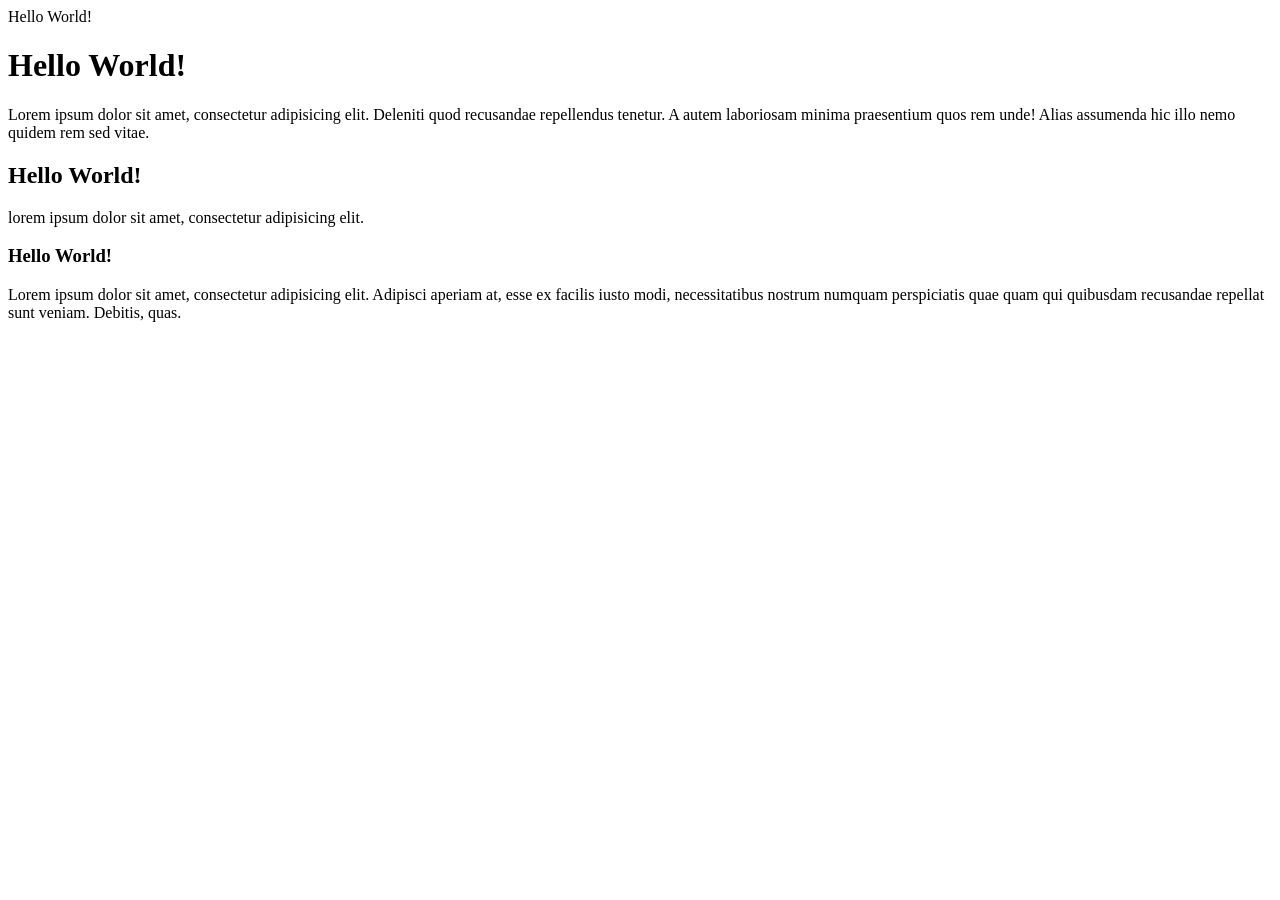
<file: lessons number 1/index.html>
<!DOCTYPE html>
<html lang="en">
<head>
    <meta charset="UTF-8">
    <title>Lessons number 1</title>
</head>
<body>
Hello World!

<h1>Hello World!</h1>
<p>
    Lorem ipsum dolor sit amet, consectetur adipisicing elit.
    Deleniti quod recusandae repellendus tenetur.
    A autem laboriosam minima praesentium quos rem unde!
    Alias assumenda hic illo nemo quidem rem sed vitae.
</p>

<h2>Hello World!</h2>
<p>
    lorem ipsum dolor sit amet, consectetur adipisicing elit.
</p>

<h3>Hello World!</h3>
<p>
    Lorem ipsum dolor sit amet, consectetur adipisicing elit.
    Adipisci aperiam at, esse ex facilis iusto modi, necessitatibus nostrum
    numquam perspiciatis quae quam qui quibusdam recusandae repellat sunt veniam.
    Debitis, quas.
</p>
</body>
</html>
</file>
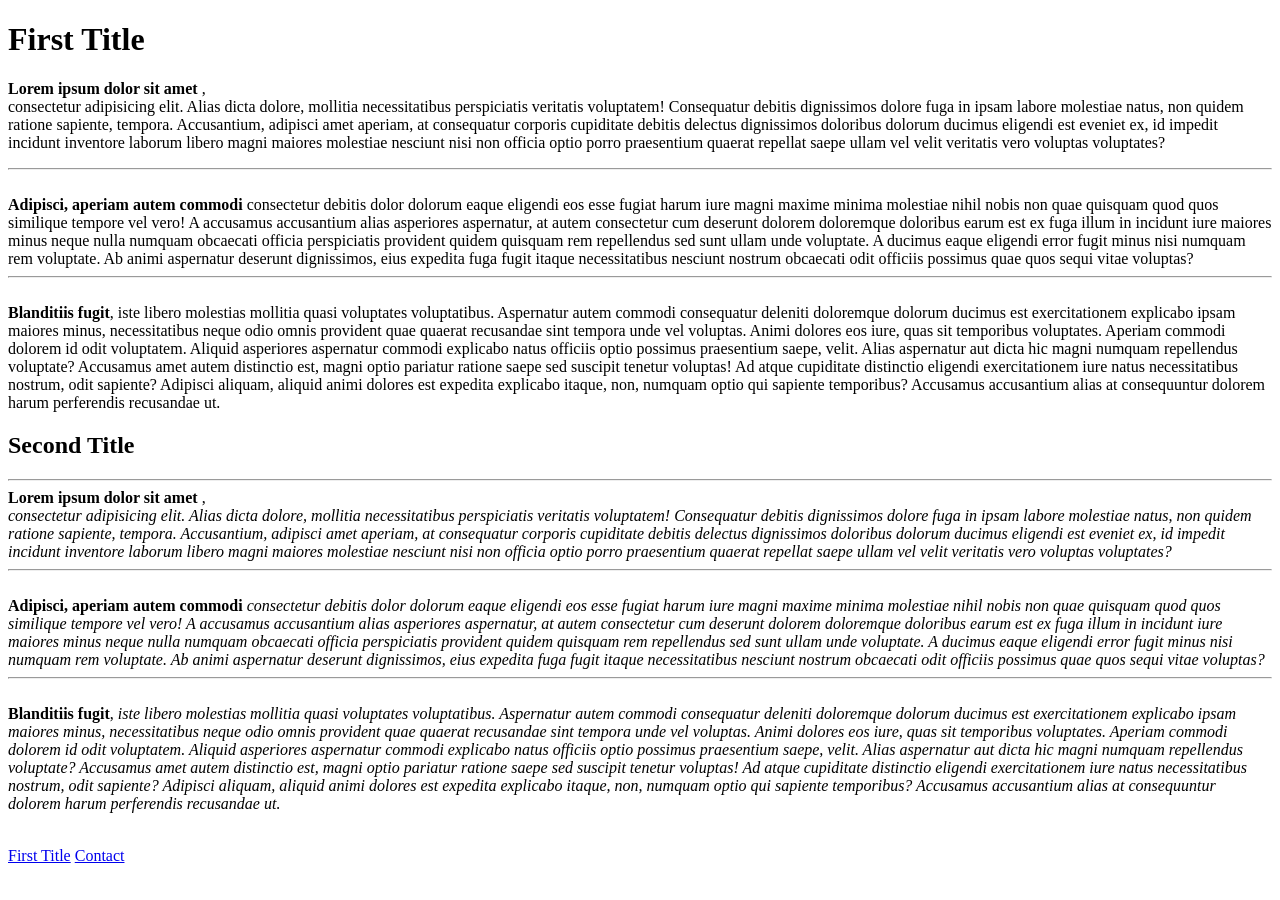
<file: lessons number 2/index.html>
<!DOCTYPE html>
<html lang="en">
<head>
    <meta charset="UTF-8">
    <title>Title</title>
</head>
<body>
<h1 id="first_title">
    First Title
</h1>
<p>
  <strong> Lorem ipsum dolor sit amet </strong>,
    <br> consectetur adipisicing elit. Alias dicta dolore, mollitia necessitatibus
    perspiciatis veritatis voluptatem! Consequatur debitis dignissimos dolore fuga in ipsam labore molestiae
    natus, non quidem ratione sapiente, tempora. Accusantium, adipisci amet aperiam, at consequatur corporis
    cupiditate debitis delectus dignissimos doloribus dolorum ducimus eligendi est eveniet ex, id impedit
    incidunt inventore laborum libero magni maiores molestiae nesciunt nisi non officia optio porro
    praesentium quaerat repellat saepe ullam vel velit veritatis vero voluptas voluptates?
<hr> <br> <strong>Adipisci, aperiam autem commodi </strong>
    consectetur debitis dolor dolorum eaque eligendi eos esse fugiat harum iure
    magni maxime minima molestiae nihil nobis non quae quisquam quod quos similique tempore vel vero! A
    accusamus accusantium alias asperiores aspernatur, at autem consectetur cum deserunt dolorem doloremque
    doloribus earum est ex fuga illum in incidunt iure maiores minus neque nulla numquam obcaecati officia
    perspiciatis provident quidem quisquam rem repellendus sed sunt ullam unde voluptate. A ducimus eaque
    eligendi error fugit minus nisi numquam rem voluptate. Ab animi aspernatur deserunt dignissimos, eius
    expedita fuga fugit itaque necessitatibus nesciunt nostrum obcaecati odit officiis possimus quae quos
    sequi vitae voluptas?
<hr> <br> <strong>Blanditiis fugit</strong>, iste libero molestias mollitia quasi voluptates voluptatibus.
    Aspernatur autem commodi consequatur deleniti doloremque dolorum ducimus est exercitationem explicabo
    ipsam maiores minus, necessitatibus neque odio omnis provident quae quaerat recusandae sint tempora unde
    vel voluptas. Animi dolores eos iure, quas sit temporibus voluptates. Aperiam commodi dolorem
    id odit voluptatem. Aliquid asperiores aspernatur commodi explicabo natus officiis optio possimus
    praesentium saepe, velit. Alias aspernatur aut dicta hic magni numquam repellendus voluptate? Accusamus
    amet autem distinctio est, magni optio pariatur ratione saepe sed suscipit tenetur voluptas! Ad
    atque cupiditate distinctio eligendi exercitationem iure natus necessitatibus nostrum, odit sapiente?
    Adipisci aliquam, aliquid animi dolores est expedita explicabo itaque, non, numquam optio qui sapiente
    temporibus? Accusamus accusantium alias at consequuntur dolorem harum perferendis recusandae ut.
</p>
<h2>
    Second Title
</h2>
<p>
<hr>  <strong> Lorem ipsum dolor sit amet </strong>,
<br>
<em>
    consectetur adipisicing elit. Alias dicta dolore, mollitia necessitatibus
    perspiciatis veritatis voluptatem! Consequatur debitis dignissimos dolore fuga in ipsam labore molestiae
    natus, non quidem ratione sapiente, tempora. Accusantium, adipisci amet aperiam, at consequatur corporis
    cupiditate debitis delectus dignissimos doloribus dolorum ducimus eligendi est eveniet ex, id impedit
    incidunt inventore laborum libero magni maiores molestiae nesciunt nisi non officia optio porro
    praesentium quaerat repellat saepe ullam vel velit veritatis vero voluptas voluptates?
</em>
<hr> <br> <strong>Adipisci, aperiam autem commodi </strong>
<em>
    consectetur debitis dolor dolorum eaque eligendi eos esse fugiat harum iure
    magni maxime minima molestiae nihil nobis non quae quisquam quod quos similique tempore vel vero! A
    accusamus accusantium alias asperiores aspernatur, at autem consectetur cum deserunt dolorem doloremque
    doloribus earum est ex fuga illum in incidunt iure maiores minus neque nulla numquam obcaecati officia
    perspiciatis provident quidem quisquam rem repellendus sed sunt ullam unde voluptate. A ducimus eaque
    eligendi error fugit minus nisi numquam rem voluptate. Ab animi aspernatur deserunt dignissimos, eius
    expedita fuga fugit itaque necessitatibus nesciunt nostrum obcaecati odit officiis possimus quae quos
    sequi vitae voluptas?
</em>
<hr> <br> <strong>Blanditiis fugit</strong>, <em>
    iste libero molestias mollitia quasi voluptates voluptatibus.
    Aspernatur autem commodi consequatur deleniti doloremque dolorum ducimus est exercitationem explicabo
    ipsam maiores minus, necessitatibus neque odio omnis provident quae quaerat recusandae sint tempora unde
    vel voluptas. Animi dolores eos iure, quas sit temporibus voluptates. Aperiam commodi dolorem
    id odit voluptatem. Aliquid asperiores aspernatur commodi explicabo natus officiis optio possimus
    praesentium saepe, velit. Alias aspernatur aut dicta hic magni numquam repellendus voluptate? Accusamus
    amet autem distinctio est, magni optio pariatur ratione saepe sed suscipit tenetur voluptas! Ad
    atque cupiditate distinctio eligendi exercitationem iure natus necessitatibus nostrum, odit sapiente?
    Adipisci aliquam, aliquid animi dolores est expedita explicabo itaque, non, numquam optio qui sapiente
    temporibus? Accusamus accusantium alias at consequuntur dolorem harum perferendis recusandae ut.
</em>
</p>
<br>
<a href="#first_title">First Title</a>
<a href="contact.html">Contact</a>
</body>
</html>
</file>
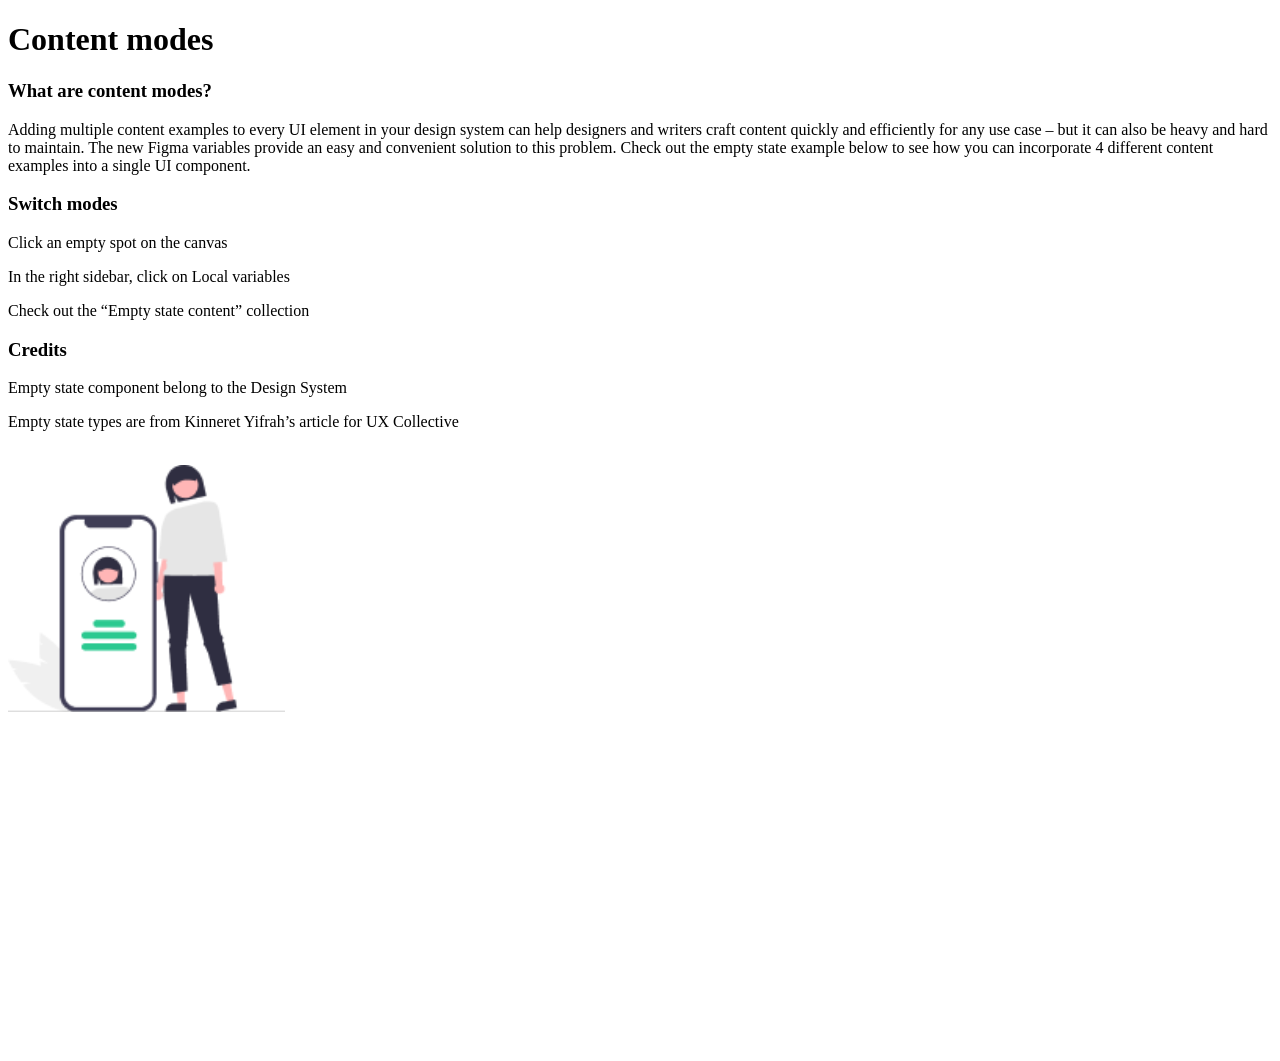
<file: lessons number 5/index.html>
<!DOCTYPE html>
<html lang="en">
<head>
    <meta charset="UTF-8">
    <title>lesson 4</title>
</head>
<body>
<main>
    <header>
        <h1>
            Content modes
        </h1>
    </header>
    <section>
        <article>
            <h3>
                What are content modes?
            </h3>
            <p>
                Adding multiple content examples to every UI element in your design system can help designers
                and writers craft content quickly and efficiently for any use case – but it can also be heavy and
                hard to maintain. The new Figma variables provide an easy and convenient solution to this problem.
                Check out the empty state example below to see how you can incorporate 4 different content examples
                into a single UI component.
            </p>
        </article>
        <article>
            <h3>
                Switch modes
            </h3>
            <p> Click an empty spot on the canvas</p>

            <p> In the right sidebar, click on Local variables</p>

            <p> Check out the “Empty state content” collection</p>
        </article>
        <article>
            <h3>
                Credits
            </h3>
            <p>Empty state component belong to the Design System</p>
            
            <p> Empty state types are from Kinneret Yifrah’s article for UX Collective</p>
        </article>
    </section>
    <br>
    <section>
        <img src="img/photo.svg" alt="photo">
    </section>
    <br>
    <footer>
        <iframe width="560" height="315"
                src="https://www.youtube.com/embed/gTKS8SAwUzE?si=1oP23m-7Y5r8gJ-j"
                title="YouTube video player"
                frameborder="0"
                allow="accelerometer; autoplay; clipboard-write; encrypted-media; gyroscope; picture-in-picture; web-share"
                referrerpolicy="strict-origin-when-cross-origin" allowfullscreen></iframe>
    </footer>
</main>
</body>
</html>
</file>
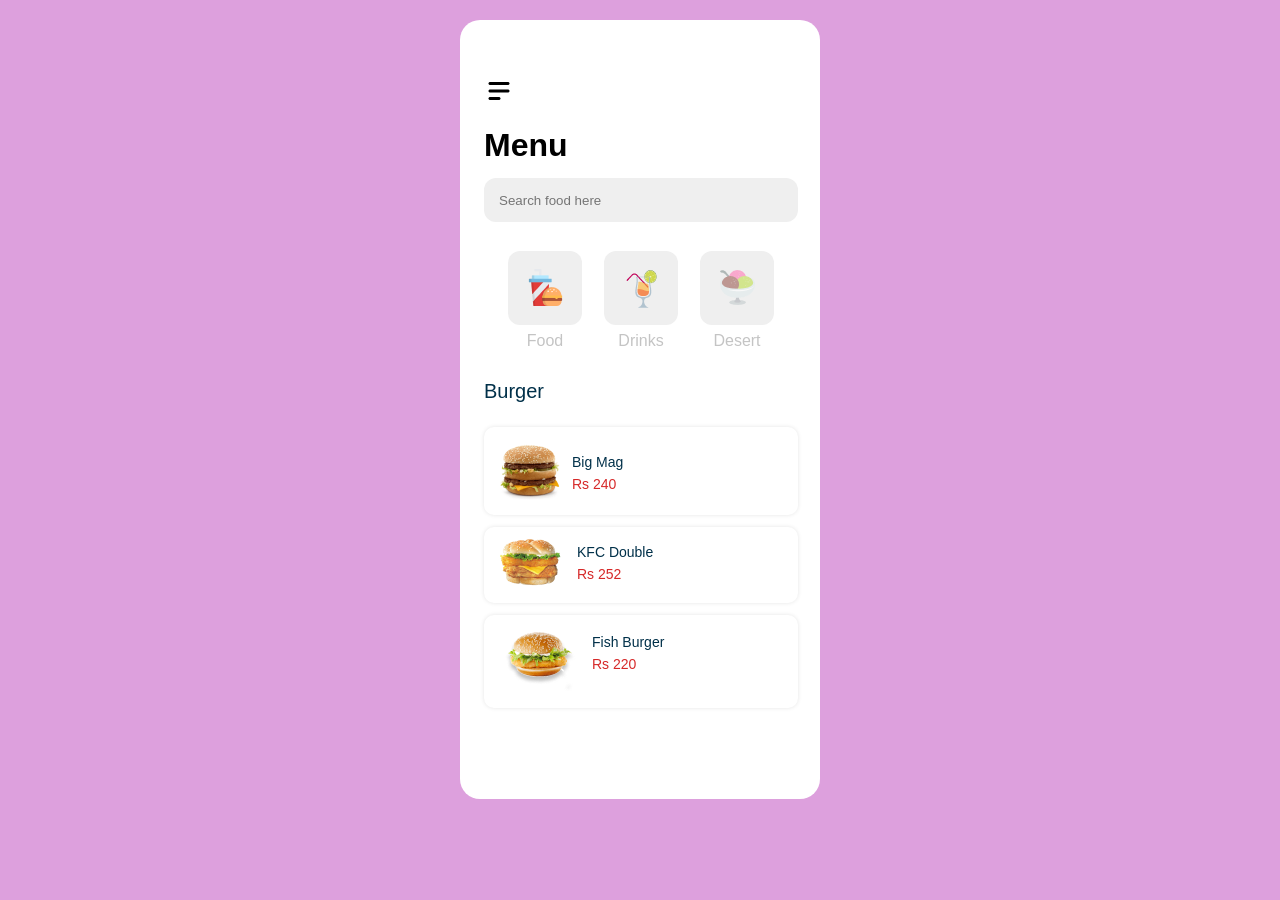
<file: lessons number 7 css/index.html>
<!DOCTYPE html>
<html lang="en">
<head>
    <meta charset="UTF-8">
    <title>Menu</title>
    <link rel="stylesheet" href="css/style.css">
</head>
<body>
<div class="container">
<button class="burger_menu">
    <img src="img/burger-menu.png" alt="nav menu">
</button>
<div class="title">
    <h2>
        Menu
    </h2>
</div>
    <from class="input-menu" action="">
        <input type="text" placeholder="Search food here">
    </from>                                                 <!--Як для мене я звик вкористовувати тільки div,
                                                            не знаю правильно чи ні так але поки робитиму так,
                                                            напишіть будьласка можна використовувати тільки div?--->
    <div class="menu_items">
        <div class="food menu-card">
            <div class="food_img menu-card_img">
                <img src="img/food.png" alt="food image">
            </div>
            <div class="food_title menu-card_title">
                <h2>Food</h2>
            </div>
        </div>
        <div class="drinks menu-card">
            <div class="drinks_img menu-card_img" >
                <img src="img/emojione_tropical-drink.png" alt="drink image">
            </div>
            <div class="drinks_title menu-card_title">
                <h2>Drinks</h2>
            </div>
        </div>
        <div class="desert menu-card">
            <div class="desert_img menu-card_img">
                <img src="img/desert.png" alt="desert image">
            </div>
            <div class="desert_title menu-card_title">
                <h2>Desert</h2>
            </div>
        </div>
    </div>
 <div class="menu">
     <div class="title_menu">
         <h2>Burger</h2>
     </div>
     <div class="food_list">

         <div class="big-mag food-cart">
             <div class="big-mag_img food-cart_img">
                 <img src="img/big-mag.png" alt="food">
             </div>

             <div class="big-mag_info food-cart_info">
                 <div class="big-mag_title food-cart_title">
                     <h1>Big Mag</h1>
                 </div>
                 <div class="big-mag_prise food-cart_prise">
                     <p>Rs 240</p>
                 </div>
             </div>
         </div>

         <div class="kfc-double food-cart">
             <div class="kfc-double_img food-cart_img">
                 <img src="img/kfc-double.png" alt="food">
             </div>

             <div class="kfc-double_info food-cart_info">
                 <div class="kfc-double_title food-cart_title">
                     <h1>KFC Double </h1>
                 </div>
                 <div class="kfc-double_prise food-cart_prise">
                     <p>Rs 252</p>
                 </div>
             </div>
         </div>

         <div class="fish-burger food-cart">
             <div class="fish-burger_img food-cart_img">
                 <img src="img/fish-burger.png" alt="food">
             </div>

             <div class="fish-burger_info food-cart_info">
                 <div class="fish-burger_title food-cart_title">
                     <h1>Fish Burger</h1>
                 </div>
                 <div class="fish-burger_prise food-cart_prise">
                     <p>Rs 220</p>
                 </div>
             </div>
         </div>
     </div>
 </div>
</div>
</body>
</html>
</file>
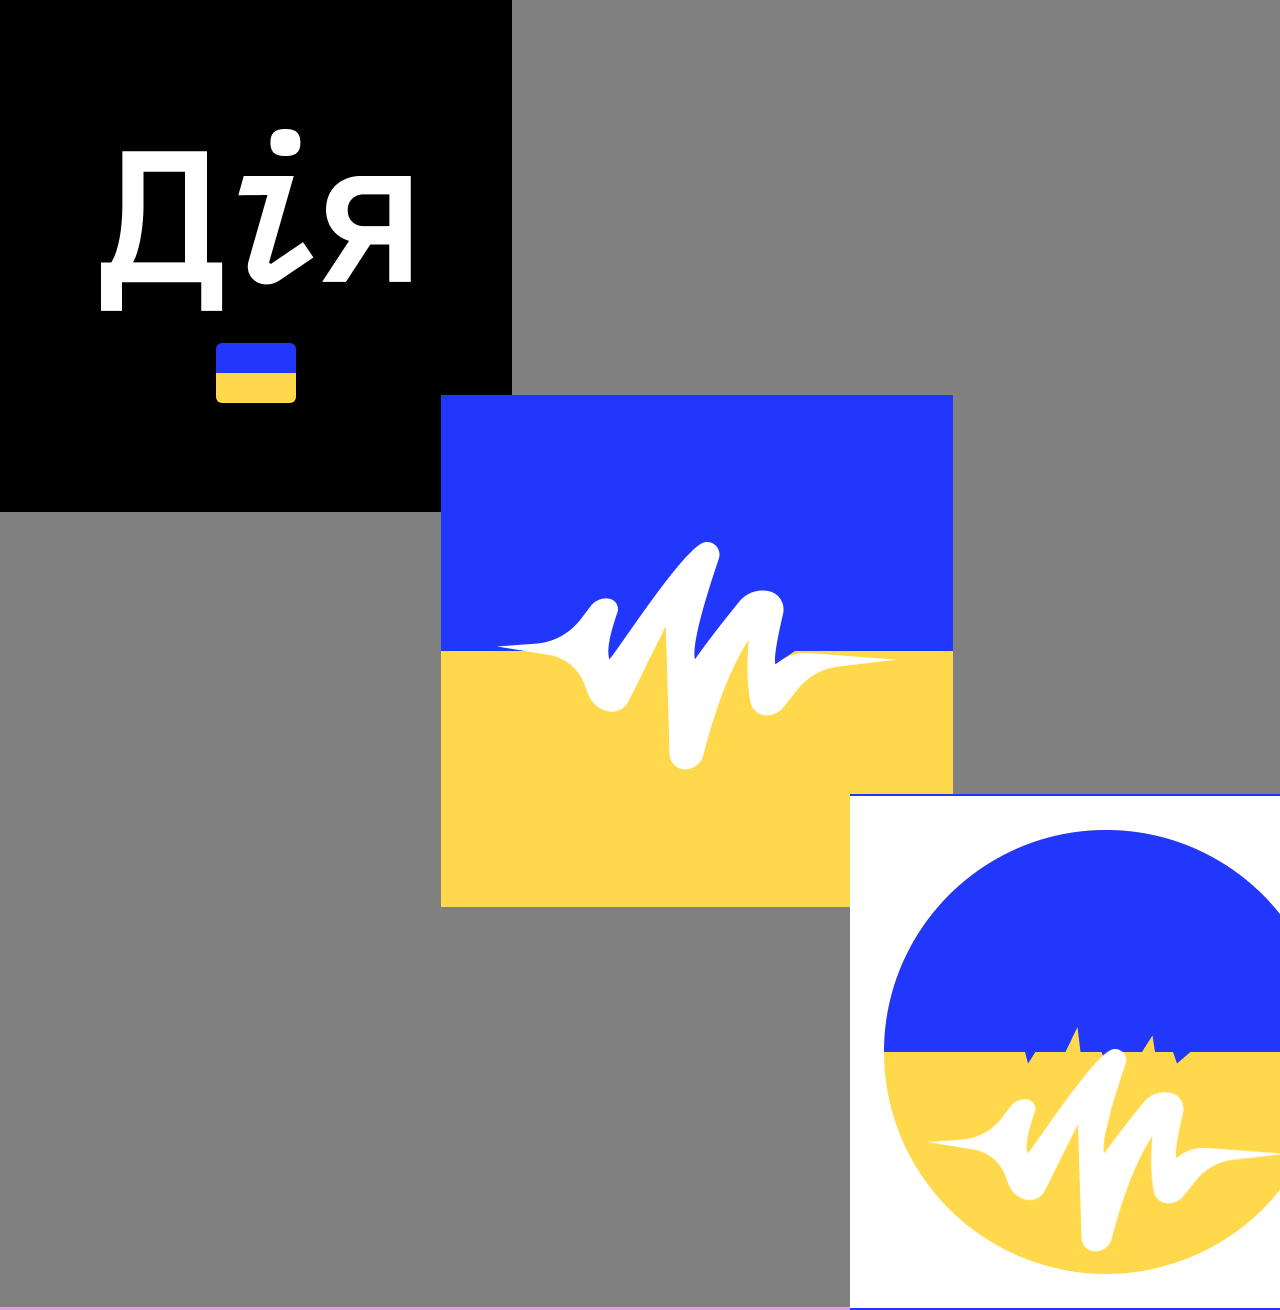
<file: lessons number 9/index.html>
<!DOCTYPE html>
<html lang="en">
<head>
    <meta charset="UTF-8">
    <title>Position</title>
    <link rel="stylesheet" href="css/style.css">
</head>
<body>
<div class="container">
    <div class="dia">
        <img src="img/dia.png" alt="Dia">
        <div class="flag">
            <div class="flag_blue"></div>
            <div class="flag_yellow"></div>
        </div>
    </div>

    <div class="Speechify-Square">
        <div class="Speechify-Square_blue">
            <img src="img/Blue.png" alt="">
        </div>
        <img class="glyph" src="img/Glyph.png" alt="">
    </div>

    <div class="Speechify-Circle">
        <div class="circle">
            <img src="img/Blue50%25.png" alt="">
            <img class="glyph_small"  src="img/Glyph.png" alt="" >
        </div>
    </div>
</div>
</body>
</html>
</file>
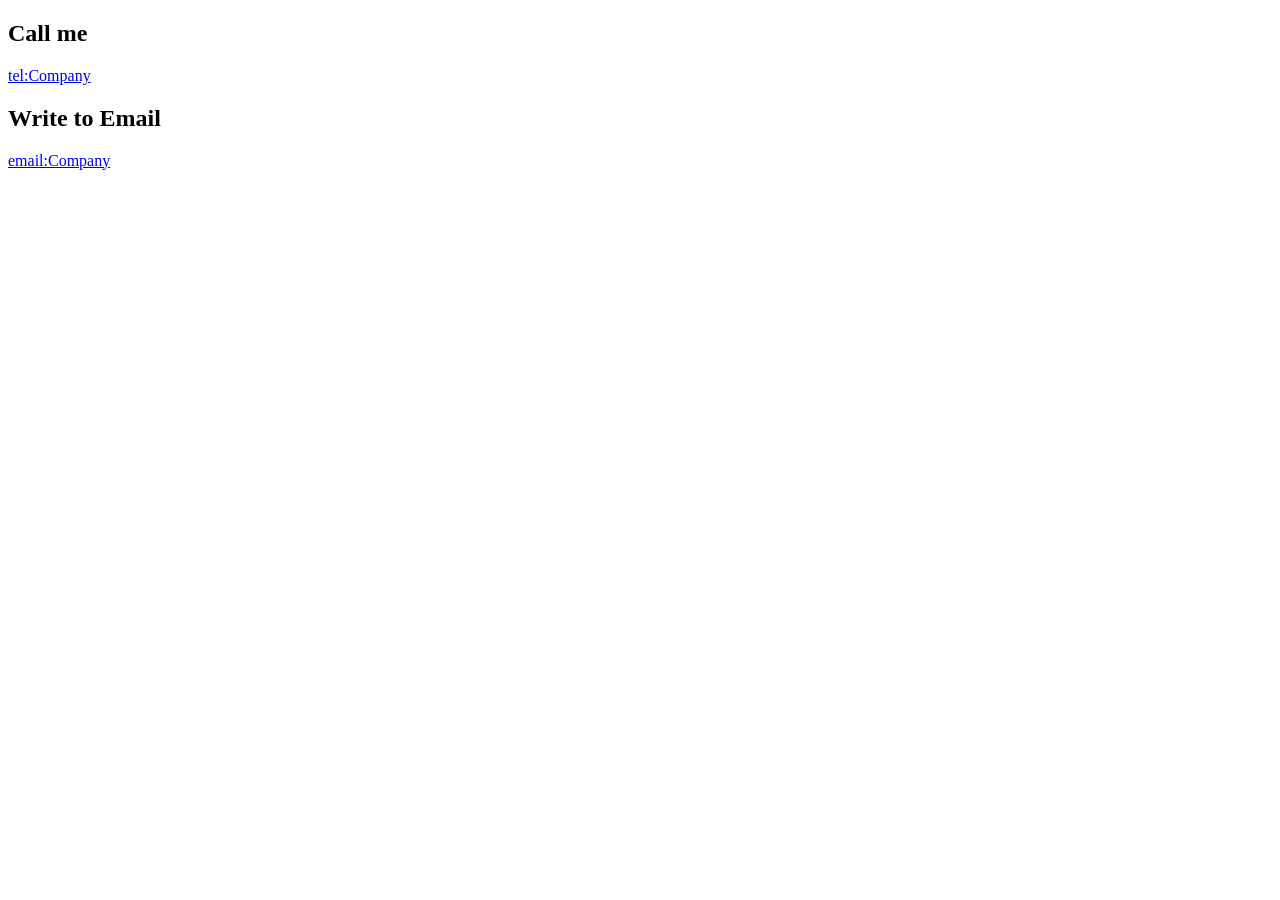
<file: lessons number 2/contact.html>
<!DOCTYPE html>
<html lang="en">
<head>
    <meta charset="UTF-8">
    <title>Contact</title>
</head>
<body>
    <h2>Call me </h2>
    <a href="tel:+3801234567">tel:Company</a>
    <h2>Write to Email</h2>
    <a href="mailto:text@gmail.com">email:Company</a>
</body>
</html>
</file>
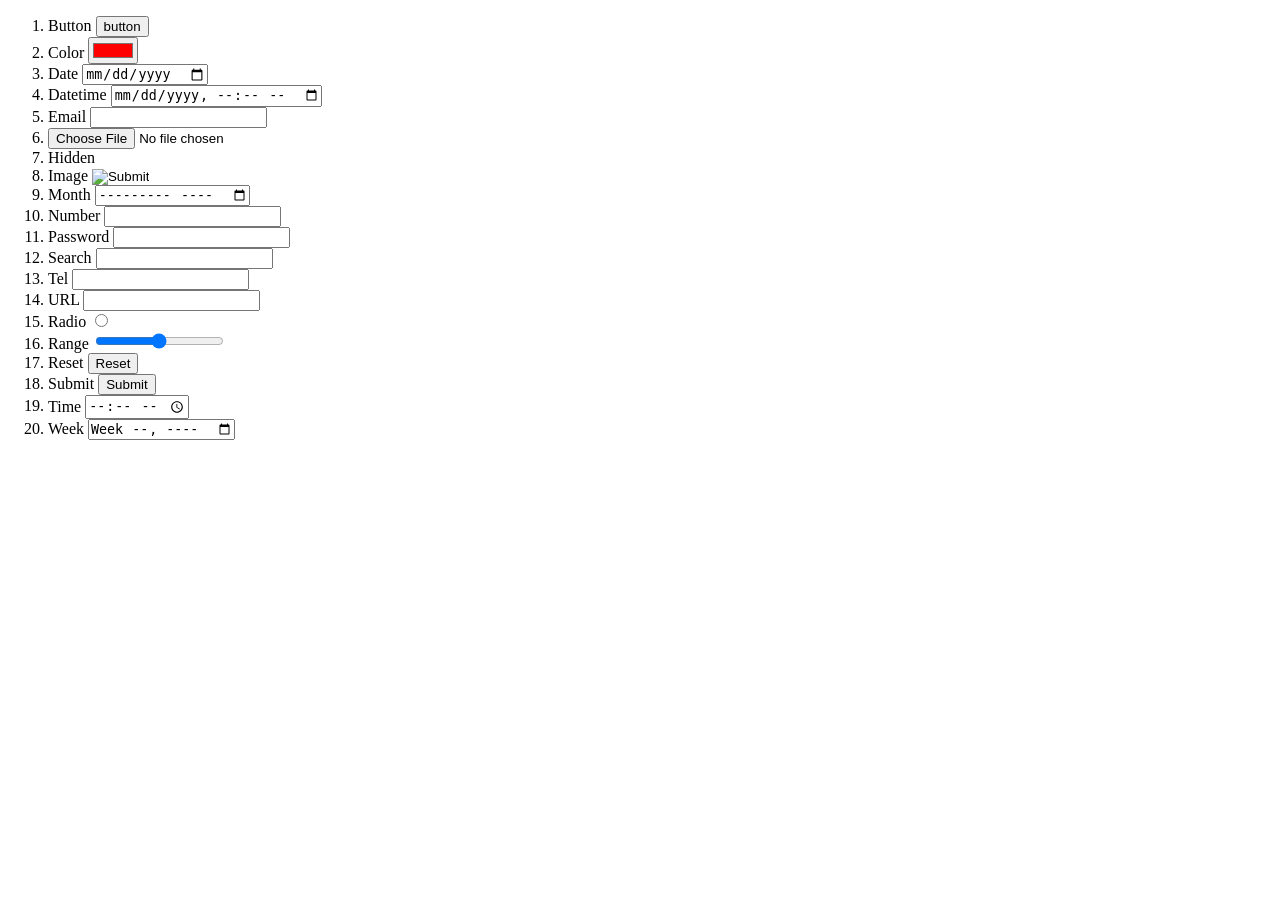
<file: lessons number 3/book/from.html>
<!DOCTYPE html>
<html lang="en">
<head>
    <meta charset="UTF-8">
    <title>input type</title>
</head>
<body>
<form action="">
  <ol>
    <li>
      <label for="button">Button</label>
      <input id="button" type='button' value='button'>
    </li>

    <li>
      <label for="color">Color</label>
      <input id="color" type='color' value='#ff0000'>
    </li>

    <li>
      <label for="date">Date</label>
      <input id="date" type='date' value='#ff0000'>
    </li>

    <li>
      <label for="datetime">Datetime</label>
      <input id="datetime" type='datetime-local'>
    </li>

    <li>
      <label for="email">Email</label>
      <input id="email" type='email' name='email'>
    </li>

    <li>
      <label for="file"></label>
      <input id="file" type='file' name='file'>
    </li>

    <li>
      <label for="hidden">Hidden</label>
      <input id="hidden" type='hidden'>
    </li>

    <li>
      <label for="image">Image</label>
      <input id="image" type='image'>
    </li>

    <li>
      <label for="month">Month</label>
      <input id="month" type='month'>
    </li>

    <li>
      <label for="number">Number</label>
      <input id="number" type='number'>
    </li>

    <li>
      <label for="password">Password</label>
      <input id="password" type='password'>
    </li>

    <li>
      <label for="search">Search</label>
      <input id="search" type='search'>
    </li>

    <li>
      <label for="tel">Tel</label>
      <input id="tel" type='tel'>
    </li>

    <li>
      <label for="url">URL</label>
      <input id="url" type='url'>
    </li>

    <li>
      <label for="radio">Radio</label>
      <input id="radio" type='radio'>
    </li>

    <li>
      <label for="range">Range</label>
      <input id="range" type='range'>
    </li>

    <li>
      <label for="reset">Reset</label>
      <input id="reset" type='reset'>
    </li>

    <li>
      <label for="submit">Submit</label>
      <input id="submit" type='submit'>
    </li>

    <li>
      <label for="time">Time</label>
      <input id="time" type='time'>
    </li>

    <li>
      <label for="week">Week</label>
      <input id="week" type='week'>
    </li>

  </ol>
</form>
</body>
</html>
</file>
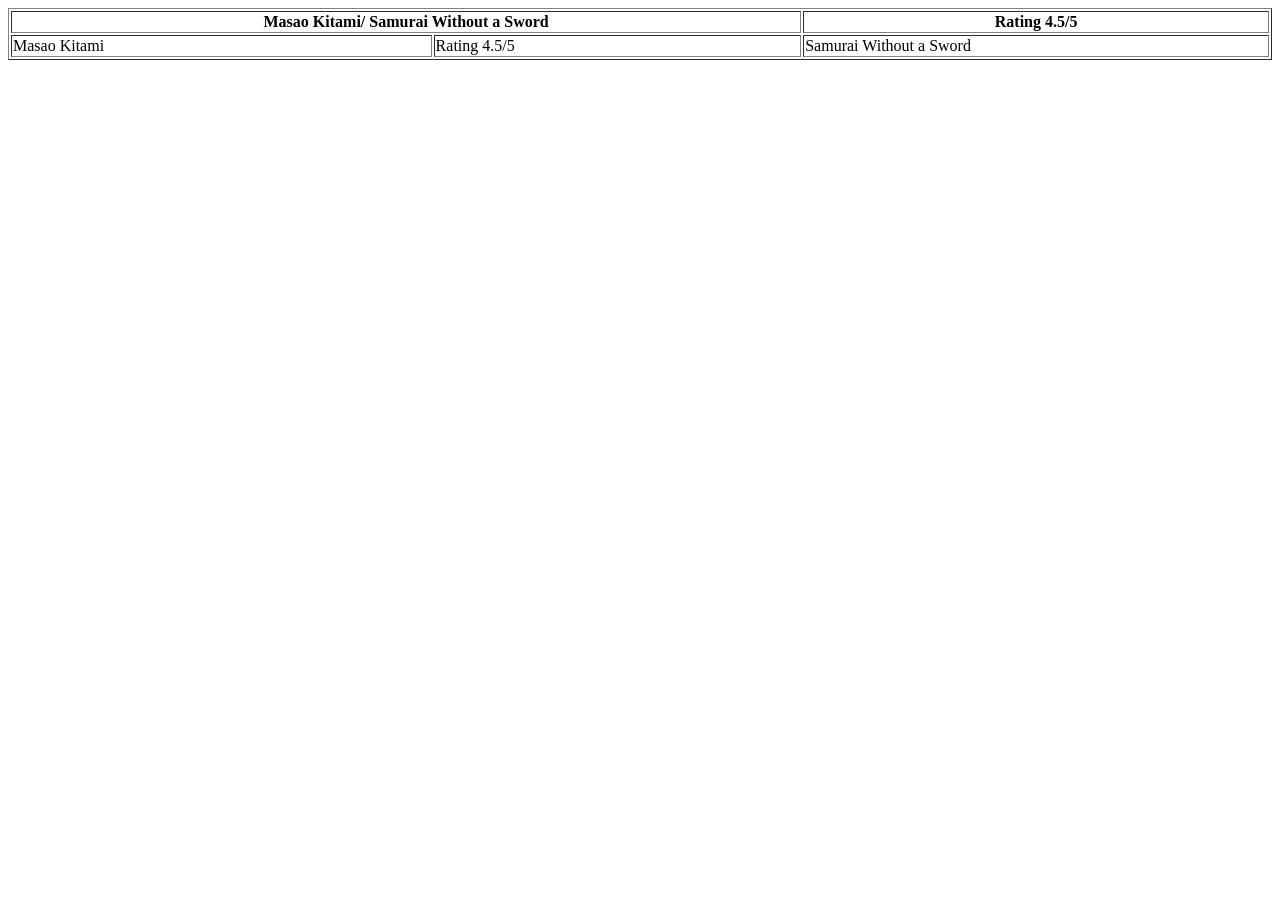
<file: lessons number 3/book/writer.html>
<!DOCTYPE html>
<html lang="en">
<head>
    <meta charset="UTF-8">
    <title>Writer</title>
</head>
<body>
<table border="1" width="100%" >
  <thead>
  <tr>
      <th colspan="2">
          Masao Kitami/
          Samurai Without a Sword
      </th>
      <th>
          Rating 4.5/5
      </th>
  </tr>


  </thead>
    <tbody>
    <tr>
    <td>
        Masao Kitami
    </td>
    <td>
        Rating 4.5/5
    </td>
    <td>Samurai Without a Sword</td>
    </tr>
    </tbody>
</table>


</body>
</html>
</file>
<file: lessons number 7 css/css/style.css>
*{
    padding: 0;
    margin: 0;
    border: 0;
}
*,*:before,*::after{
    -moz--box-sizing: border-box;
    -webkit-box-sizing: border-box;
    box-sizing: border-box;
}
:focus,:active{outline: none;}
a:focus,a:active{outline: none;}


nav,footer,header,aside{
    display: block;
}

html,body{
    width: 100%;
    background-color: plum;
    font-size: 100%;
    font-family: 'Inter', sans-serif;
    line-height: 1;
    font-size: 14px;
    -ms-text-size-adjust: 100%;
    -moz-text-size-adjust: 100%;
    -webkit-text-size-adjust: 100%;
}

input,button,textarea{font-family: inherit;}

input::-ms-clear {display: none;}
button {cursor: pointer;}
button::-moz-focus-inner {padding: 0; border: 0;}
a, a:visited {text-decoration: none;}
a:hover {text-decoration: none;}
ul li {list-style: none;}
img {vertical-align: top;}

h1,h2,h3,h4,h5,h6{font-size: inherit;font-weight: 100;}


.container{
    max-width: 360px;
    margin: 20px auto;
    background-color: #fff;
    padding: 56px 22px 91px 24px;
    border-radius: 20px;
}
.burger_menu{
    border: none;
    background-color: #ffffff;
    margin-bottom: 23px;
 }
.title h2{
    font-weight: 600;
    font-size: 32px;
    margin-bottom: 17px;
}
.input-menu{
    max-width: 316px;
    margin: 0 auto 0 auto;
}
.input-menu input{
    width: 100%;
    padding: 15px 0 14px 15px;
    background-color: #EFEFEF;
    border-radius: 12px;
    margin-bottom: 29px;
}
.input-menu input ::placeholder{
    font-family: Inter ,sans-serif;
    font-weight: 400;
    font-size: 12px;
}
.menu_items{
    display: flex;
    justify-content: space-between;
    padding: 0 24px;
    margin-bottom: 32px;
}
.menu-card_title h2{
    text-align: center;
    font-weight: 500;
    font-size: 16px;
    color: #C4C4C4;
}
.menu-card_img{
    background-color: #EFEFEF;
    text-align: center;
    padding-top: 18px ;
    width: 74px;
    height: 74px;
    margin-bottom: 8px;
    border-radius: 12px;
}
.menu-card:hover .menu-card_img{
    background-color: #EAE2B7;
}
.menu-card:hover .menu-card_title h2{
    color: black;
}
.menu{
    margin: 0 auto;
}
.title_menu h2{
    font-size: 20px;
    font-weight: 500;
    color: #003049;
    margin-bottom: 26px;
}
.food_list{}

.food-cart{
    display: flex;
    padding: 6px 0 13.49px 16px;
    border-radius: 10px;
    box-shadow: 0px 0px 4px 0px #E5E5E5;
    margin-bottom: 12px;
}
.food-cart:last-child{
    margin-bottom: 0;
}

.food-cart_img{}
.fish-burger_img{
    padding: 6px 0 0 0;
}

.food-cart_info{
    padding: 22px 0 0 12px;
}
.kfc-double_info{
    padding: 12px 0 8px 16px;
}
.fish-burger_info{
    padding: 14px 0 0 14px;
}
.food-cart_title{
    margin-bottom: 8px;
    color: #003049;
}
.food-cart_prise{
    color: #D62828;
}
/*
Не знаю що робити з Fish Burger в нього розмір фото інший,
так як і у KFC Double
 */
</file>
<file: lessons number 9/css/style.css>
*{
    padding: 0;
    margin: 0;
    border: 0;
}
*,*:before,*::after{
    -moz--box-sizing: border-box;
    -webkit-box-sizing: border-box;
    box-sizing: border-box;
}
:focus,:active{outline: none;}
a:focus,a:active{outline: none;}


nav,footer,header,aside{
    display: block;
}

html,body{
    width: 100%;
    background-color: plum;
    font-size: 100%;
    font-family: 'Inter', sans-serif;
    line-height: 1;
    font-size: 14px;
    -ms-text-size-adjust: 100%;
    -moz-text-size-adjust: 100%;
    -webkit-text-size-adjust: 100%;
}

input,button,textarea{font-family: inherit;}

input::-ms-clear {display: none;}
button {cursor: pointer;}
button::-moz-focus-inner {padding: 0; border: 0;}
a, a:visited {text-decoration: none;}
a:hover {text-decoration: none;}
ul li {list-style: none;}
img {vertical-align: top;}

h1,h2,h3,h4,h5,h6{font-size: inherit;font-weight: 100;}


.container{
    max-width: 1960px;
    height: 1307px;          /* 795 + 512 */
    margin: 0 auto;
    background-color: grey;
    position: relative;
}
.dia{
    max-width: 512px;
    margin: auto 0;
    background-color: #000000;
    text-align: center;
    padding: 0 0 109px 0;
    position:  relative;
    z-index: 0;
}
.dia img{
    padding: 129px 0 32px 0;
}
.flag{
    width: 80px;
    height: 60px;
    margin: 0 auto ;

}
.flag_blue{
    background-color: #2137FC;
    height: 50%;
    border-radius: 6px 6px 0 0;
}
.flag_yellow{
    background-color: #FFD84B;
    height: 50%;
    border-radius: 0 0 6px 6px;
}
.Speechify-Square{
    max-width: 512px;
    height: 512px;
    margin: auto 0;
    background-color: #FFD84B;
    text-align: center;
    position: relative;
    z-index: 1;
    top: -117px;
    left: 441px;
}

.Speechify-Square_blue{}

.glyph{
    position: relative;
    display: inline-block;
    top: -125px;
}
.Speechify-Circle{
    max-width: 512px;
    margin: auto 0 0 0 ;
    background-color: #FFFFFF;
    border-top:  2px solid #2137FC ;
    border-bottom:  2px solid #2137FC ;
    text-align: center;
    padding: 34px;
    position: relative;
    z-index: 2;
    top: -230px;
    left: 850px;
}
.circle{
    background-color: #FFD84B;
    width: 444px;
    height: 444px;
    border-radius: 50%;
    margin: 0 auto ;
    position: relative;
}
.glyph_small{
    width: 358px;
    height: 203px;
    position: relative;
    top: -15px;
}
</file>
